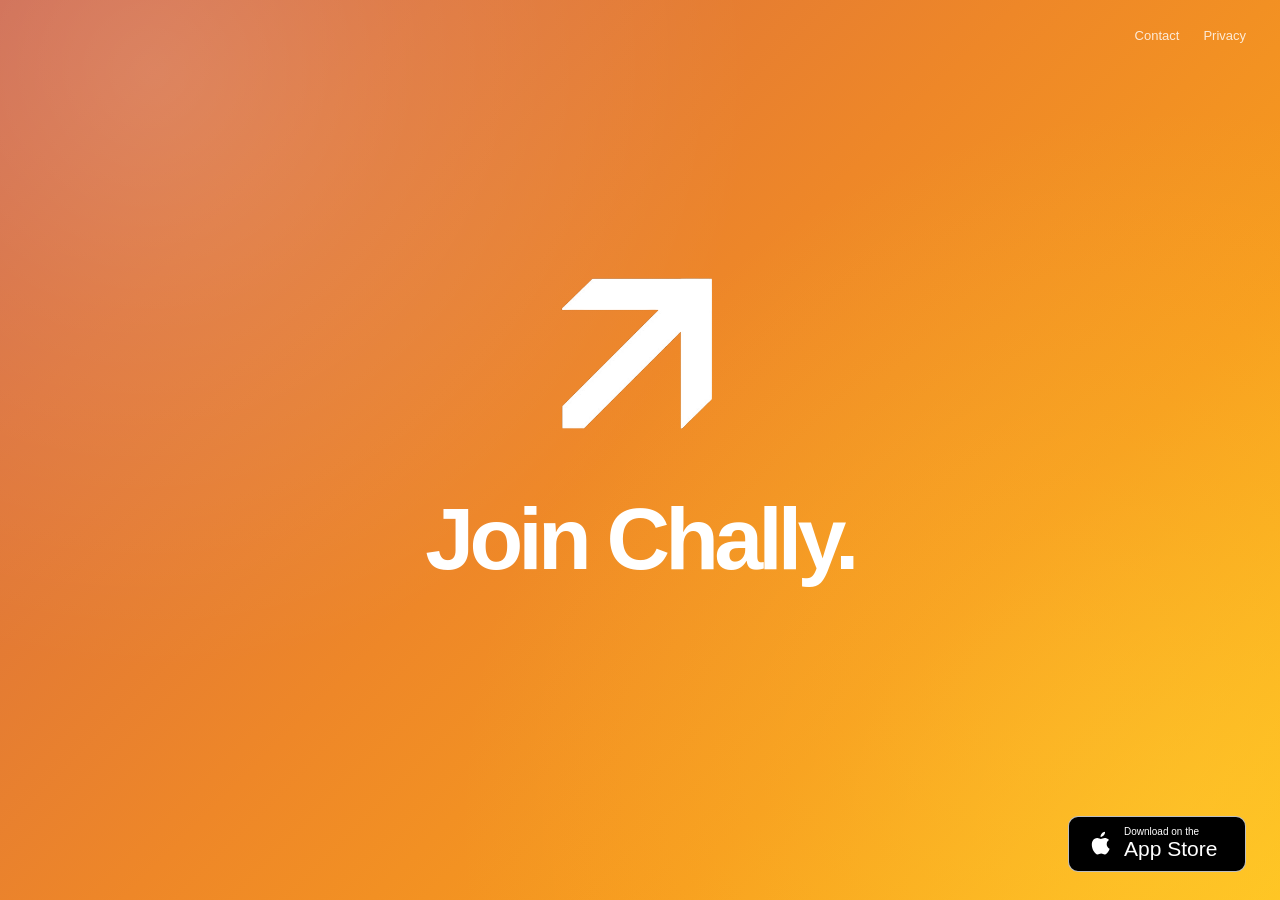
<file: index.html>
<!doctype html>
<html lang="en">

<head>
<meta charset="utf-8">

<meta name="viewport" content="width=device-width, initial-scale=1, viewport-fit=cover">

<meta name="theme-color" content="#E9852D">
<meta name="apple-mobile-web-app-capable" content="yes">
<meta name="apple-mobile-web-app-status-bar-style" content="black-translucent">

<title>Chally</title>
<meta name="description" content="Join Chally.">

<link rel="icon" type="image/png" href="new-icon.png">
<link rel="shortcut icon" href="new-icon.png">
<link rel="apple-touch-icon" href="new-icon.png">

<meta property="og:title" content="Chally">
<meta property="og:description" content="Join Chally.">
<meta property="og:type" content="website">
<meta property="og:url" content="https://joinchally.com/">
<meta property="og:image" content="https://joinchally.com/new-icon.png">

<link rel="stylesheet" href="styles.css">
</head>

<body>

<header>
<nav>
<a href="mailto:info@joinchally.com">Contact</a>

<a
href="https://docs.google.com/document/u/2/d/e/2PACX-1vQandE-EP_WSChmjTkJFRGXDoU3wMr1w3rTuTP4Dray74nsEYVJQLiT4rCSU6s9AAPMYpITgqB77Hdc/pub"
target="_blank"
rel="noopener noreferrer">
Privacy
</a>
</nav>
</header>

<main>
<div class="hero">

<img
src="iconW.png"
class="trophy"
alt="Chally">

<h1>Join Chally.</h1>

</div>
</main>

<a
class="app-store-badge"
href="#"
aria-label="Download Chally on the App Store">

<svg
class="apple-logo"
viewBox="0 0 384 512"
fill="currentColor"
aria-hidden="true">

<path d="M318.7 268.7c-.2-48.6 39.8-71.9 41.6-73-22.7-33.2-58-37.8-70.4-38.3-30-3-58.6 17.6-73.8 17.6-15.3 0-38.7-17.2-63.7-16.7-32.8.5-63.1 19.1-80 48.4-34.2 59.2-8.7 146.7 24.6 194.8 16.3 23.4 35.7 49.7 61.2 48.8 24.5-1 33.7-15.8 63.3-15.8 29.5 0 37.9 15.8 63.8 15.3 26.4-.4 43.1-23.8 59.2-47.3 18.7-27.3 26.4-53.8 26.8-55.2-.6-.2-51.3-19.7-51.6-78.6zM269.1 111.6c13.5-16.4 22.6-39.2 20.1-61.9-19.5.8-43.2 13-57.2 29.3-12.6 14.6-23.7 37.8-20.7 60 21.8 1.7 44.3-11.1 57.8-27.4z"/>

</svg>

<span class="badge-text">
<small>Download on the</small>
<strong>App Store</strong>
</span>

</a>

</body>
</html>
</file>
<file: styles.css>
*{
box-sizing:border-box;
}

html{
width:100%;
min-height:100%;
background:#E9852D;
}

body{
margin:0;
width:100%;
min-height:100vh;
min-height:100svh;
min-height:100dvh;
overflow:hidden;

background:
radial-gradient(
circle at 12% 8%,
rgba(255,255,255,.16) 0%,
rgba(255,255,255,.08) 18%,
rgba(255,255,255,0) 43%
),
radial-gradient(
circle at 92% 92%,
rgba(255,205,55,.44) 0%,
rgba(255,205,55,.20) 24%,
rgba(255,205,55,0) 50%
),
linear-gradient(
135deg,
#CD654A 0%,
#DE743A 20%,
#EE8728 47%,
#F79B1D 72%,
#FFC21A 100%
);

background-attachment:fixed;
color:#fff;
font-family:-apple-system,BlinkMacSystemFont,"Segoe UI",Helvetica,Arial,sans-serif;
}

header{
position:fixed;
top:0;
right:0;
z-index:10;
padding:
calc(28px + env(safe-area-inset-top))
calc(34px + env(safe-area-inset-right))
28px
34px;
}

nav{
display:flex;
gap:24px;
}

nav a{
color:#fff;
font-size:13px;
text-decoration:none;
opacity:.82;
transition:opacity .15s;
}

nav a:hover{
opacity:1;
}

main{
width:100%;
min-height:100vh;
min-height:100svh;
min-height:100dvh;
display:grid;
place-items:center;
padding:
calc(40px + env(safe-area-inset-top))
calc(20px + env(safe-area-inset-right))
calc(40px + env(safe-area-inset-bottom))
calc(20px + env(safe-area-inset-left));
}

.hero{
display:flex;
flex-direction:column;
align-items:center;
text-align:center;
transform:translateY(-40px);
animation:fade-in .5s ease both;
}

.trophy{
display:block;
width:clamp(170px,18vw,235px);
height:auto;
margin-bottom:28px;
}

h1{
margin:0;
font-size:clamp(48px,8vw,88px);
font-weight:600;
letter-spacing:-.055em;
line-height:1;
}

.app-store-badge{
position:fixed;
right:calc(34px + env(safe-area-inset-right));
bottom:calc(28px + env(safe-area-inset-bottom));
z-index:10;
display:inline-flex;
align-items:center;
gap:10px;
min-width:178px;
padding:9px 16px 10px;
border:1px solid rgba(255,255,255,.75);
border-radius:10px;
background:#000;
color:#fff;
text-decoration:none;
}

.apple-logo{
width:29px;
height:29px;
}

.badge-text small{
display:block;
font-size:10px;
}

.badge-text strong{
display:block;
font-size:21px;
font-weight:500;
}

@keyframes fade-in{
from{
opacity:0;
transform:translateY(-28px);
}
to{
opacity:1;
transform:translateY(-40px);
}
}

@media(max-width:600px){

header{
padding:
calc(22px + env(safe-area-inset-top))
calc(20px + env(safe-area-inset-right))
22px
20px;
}

nav{
gap:18px;
}

.hero{
animation:none;
transform:translateY(-90px);
}

.trophy{
width:170px;
margin-bottom:22px;
}

.app-store-badge{
right:calc(20px + env(safe-area-inset-right));
bottom:calc(20px + env(safe-area-inset-bottom));
min-width:164px;
padding:8px 13px 9px;
}

.badge-text strong{
font-size:19px;
}

}
</file>
